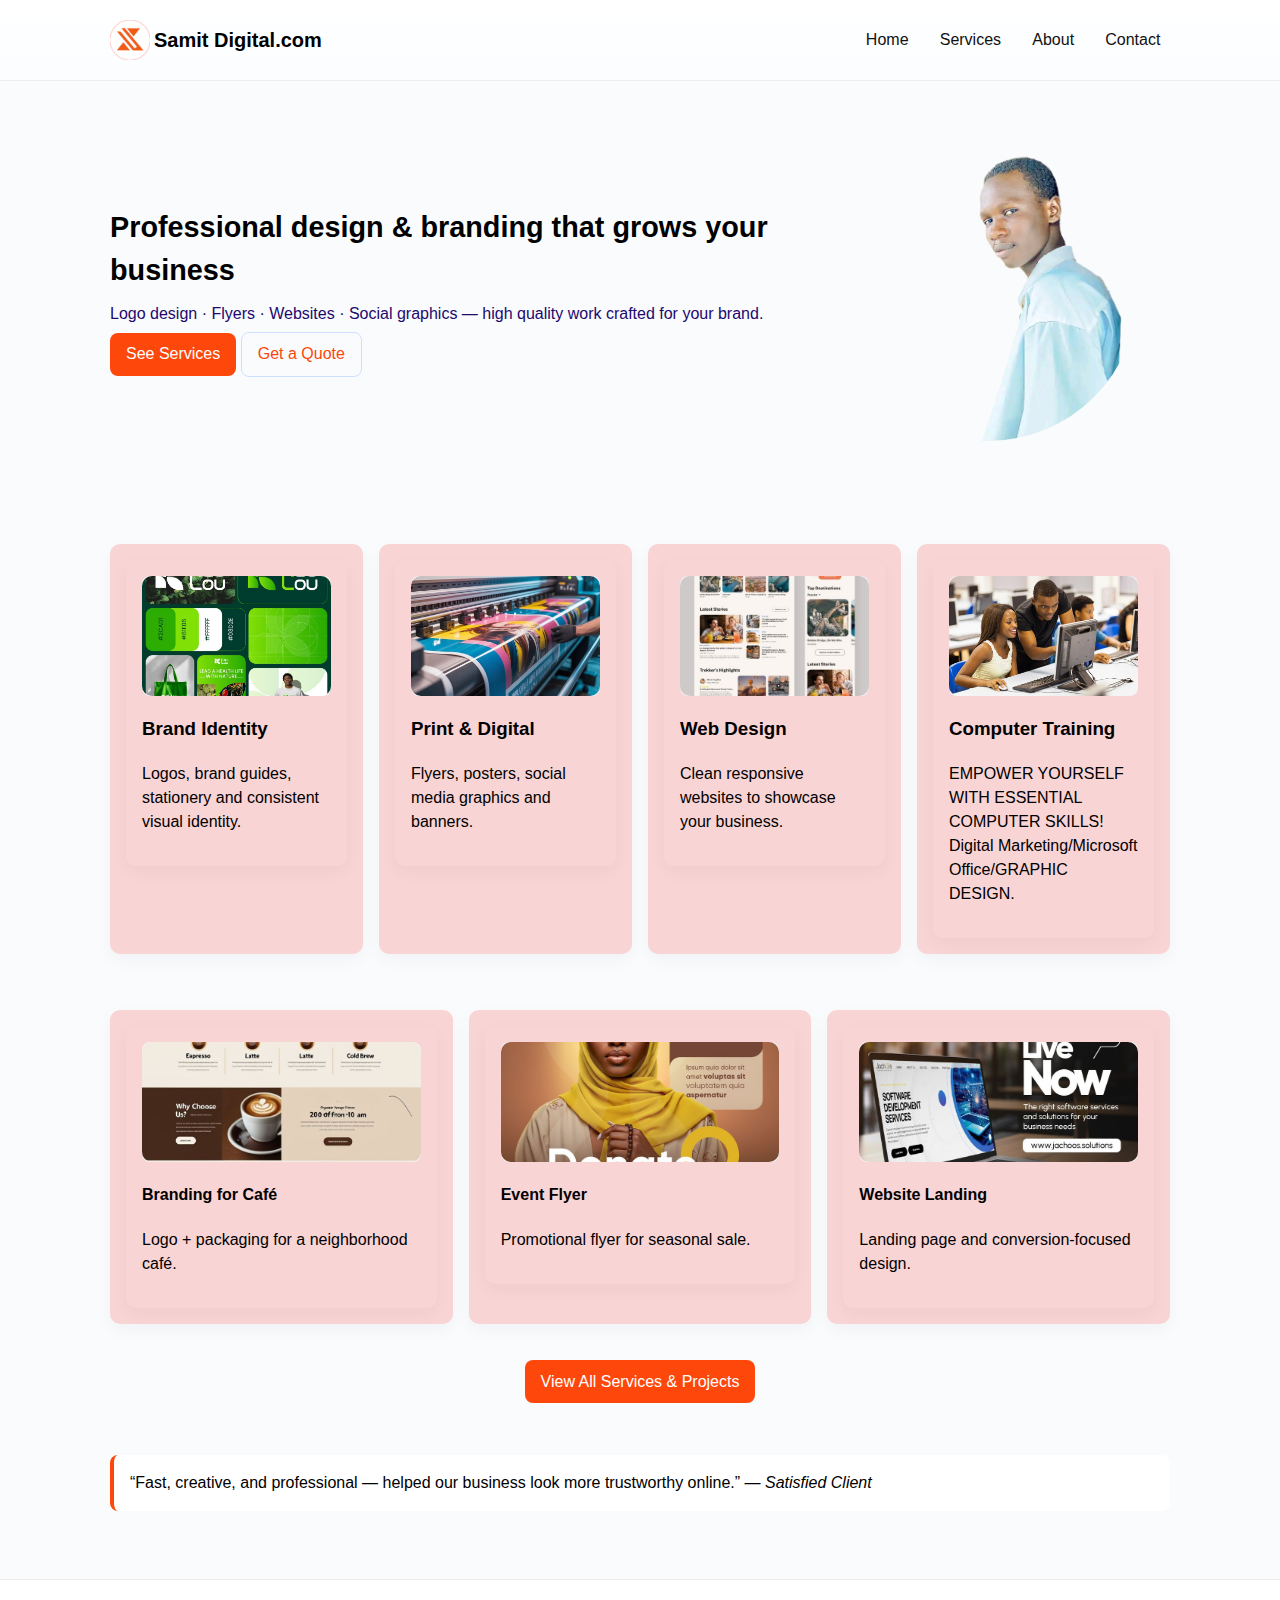
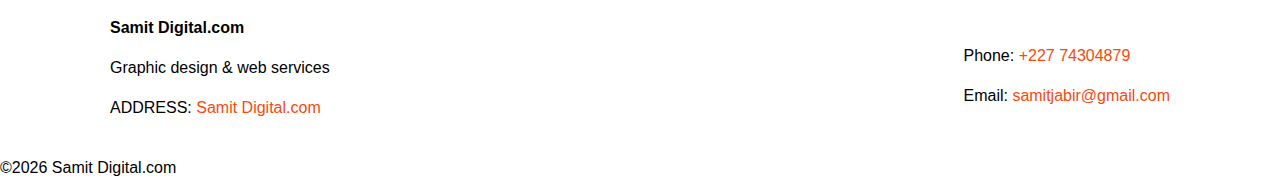
<file: index.html>
<!doctype html>
<html lang="en">
<head>
  <meta charset="utf-8" />
  <meta name="viewport" content="width=device-width,initial-scale=1" />
  <title>Samit Digital.com — Home</title>
  <link rel="stylesheet" href="assets/css/style.css">
</head>
<body>
  <header class="site-header">
    <div class="container header-inner">
      <div class="brand">
        <img src="20251214_012749.png" class="logo" alt="logo">
        <span class="company-name">Samit Digital.com</span>
      </div>
      <nav class="main-nav">
        <a href="index.html">Home</a>
        <a href="services.html">Services</a>
        <a href="about.html">About</a>
        <a href="contact.html">Contact</a>
       
      </nav>
      <button class="nav-toggle" aria-label="Toggle navigation">☰</button>
    </div>
  </header>

  <main>
    <section class="hero">
      <div class="container">
        <div class="hero-content">
          <h1>Professional design & branding that grows your business</h1>
          <p>Logo design · Flyers · Websites · Social graphics — high quality work crafted for your brand.</p>
          <p><a class="btn" href="services.html">See Services</a> <a class="btn ghost" href="contact.html">Get a Quote</a></p>
        </div>
        
        <div class="hero-image">
          
          <img src="1750598240032 copy.png" alt="hero-image"></div>
          <!-- Replace with real image -->
          <div class="image-placeholder"></div> 
      </div>
    </section>

    <section class="features container">
      <article>
        <div class="card">
          <div class="card-thumb">
            <img src="666dc7f1c5c902bb6afa635937d9aa8d.jpg">
          </div>
        <h3>Brand Identity</h3>
        <p>Logos, brand guides, stationery and consistent visual identity.</p>
      </article>
      <article>
        <div class="card">
          <div class="card-thumb">
            <img src="564d3e35f57bd6b2b2839a56857f8ca7.jpg"></div>
        <h3>Print & Digital</h3>
        <p>Flyers, posters, social media graphics and banners.</p>
      </article>
      <article>
        <div class="card">
          <div class="card-thumb">
            <img src="ec144f44b037c40d7b73f691fb5bd71f.jpg"></div>
        <h3>Web Design</h3>
        <p>Clean responsive websites to showcase your business.</p>
      </article>

      <article>
      <div class="card">
        <div class="card-thumb">
          <img src="fe9891bfe36acbb87794e53a43487f5d.jpg">
        </div>
      <h3>Computer Training</h3>
      <p>EMPOWER YOURSELF WITH ESSENTIAL COMPUTER SKILLS! Digital Marketing/Microsoft Office/GRAPHIC DESIGN.</p>
    </article>

    </section>

     


    <section class="features container">
      <article>
        <div class="card">
          <div class="card-thumb">
            <img src="1bef907a0a1af5edfffd7e027c487082.jpg">
          </div>
          <h4>Branding for Café</h4>
          <p>Logo + packaging for a neighborhood café.</p>

      </article>
      <article>
        <div class="card">
          <div class="card-thumb">
            <img src="77b711296634766b4324118892c272dd.jpg"></div>
            <h4>Event Flyer</h4>
            <p>Promotional flyer for seasonal sale.</p>
  
      </article>
      <article>
        <div class="card">
          <div class="card-thumb">
            <img src="e9e37e6295c900b15f0150949c7ecb68 (1).jpg"></div>
            <h4>Website Landing</h4>
            <p>Landing page and conversion-focused design.</p>
  
      </article>
    </section>

    

      <p class="center"><a class="btn" href="services.html">View All Services & Projects</a></p>
    </section>
    </article>
    

    <section class="testimonial container">
      <blockquote>
        “Fast, creative, and professional — helped our business look more trustworthy online.” 
        <cite>— Satisfied Client</cite>
      </blockquote>
    </section>
  </main>

  <footer class="site-footer">
    <div class="container footer-inner">
      <div>
        <strong>Samit Digital.com</strong>
        <p>Graphic design & web services</p>
        <p>ADDRESS: <a href="https://maps.goo.gl/Lavhr5Di75bodtFv8"> Samit Digital.com</a></p>
      </div>
      <div>
        <p>Phone: <a href="+227 74304879"> +227 74304879</a></p>
        <p>Email: <a href="mailto:samitjabir@gmail.com">samitjabir@gmail.com</a></p>
      </div>
    </div>
    <div class="copyright">©<span id="year"></span> Samit Digital.com</div>
  </footer>

  <script src="assets/js/main.js"></script>
</body>
</html>
</file>
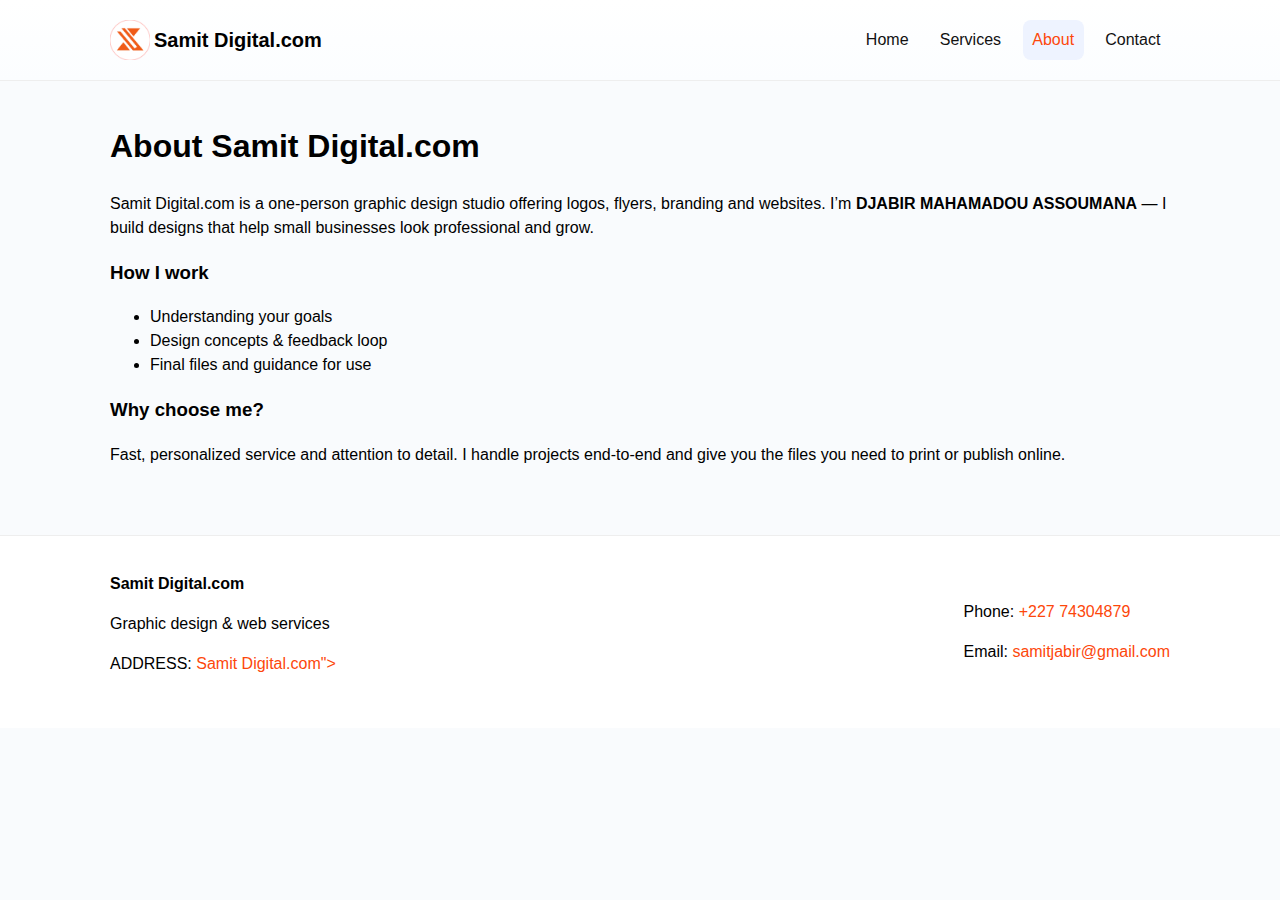
<file: about.html>
<!doctype html>
<html lang="en">
<head>
  <meta charset="utf-8"/>
  <meta name="viewport" content="width=device-width,initial-scale=1"/>
  <title>About — Samit Digital.com</title>
  <link rel="stylesheet" href="assets/css/style.css">
</head>
<body>
  <header class="site-header">
    <div class="container header-inner">
      <div class="brand">
        <img src="20251214_012749.png" class="logo" alt="logo">
        <span class="company-name">Samit Digital.com</span>
      </div>   <nav class="main-nav">
        <a href="index.html">Home</a>
        <a href="services.html">Services</a>
        <a class="active" href="about.html">About</a>
        <a href="contact.html">Contact</a>
        
      </nav>
      <button class="nav-toggle" aria-label="Toggle navigation">☰</button>
    </div>
  </header>

  <main class="container about-page">
    <section>
      <h1>About Samit Digital.com</h1>
      <p>Samit Digital.com is a one-person graphic design studio offering logos, flyers, branding and websites. I’m <strong>DJABIR MAHAMADOU ASSOUMANA</strong> —  I build designs that help small businesses look professional and grow.</p>

      <h3>How I work</h3>
      <ul>
        <li>Understanding your goals</li>
        <li>Design concepts & feedback loop</li>
        <li>Final files and guidance for use</li>
      </ul>

      <h3>Why choose me?</h3>
      <p>Fast, personalized service and attention to detail. I handle projects end-to-end and give you the files you need to print or publish online.</p>
    </section>
  </main>

  <footer class="site-footer">
    <div class="container footer-inner">
      <div><strong>Samit Digital.com</strong><p>Graphic design & web services</p>
        <p>ADDRESS: <a href="https://maps.goo.gl/Lavhr5Di75bodtFv8"> Samit Digital.com"></a></p>
      
      </div>
      <div>
        <p>Phone: <a href="+227 74304879"> +227 74304879</a></p>
        <p>Email: <a href="mailto:samitjabir@gmail.com">samitjabir@gmail.com</a></p>
      </div>
    </div>
  </footer>

  <script src="assets/js/main.js"></script>
</body>
</html>
</file>
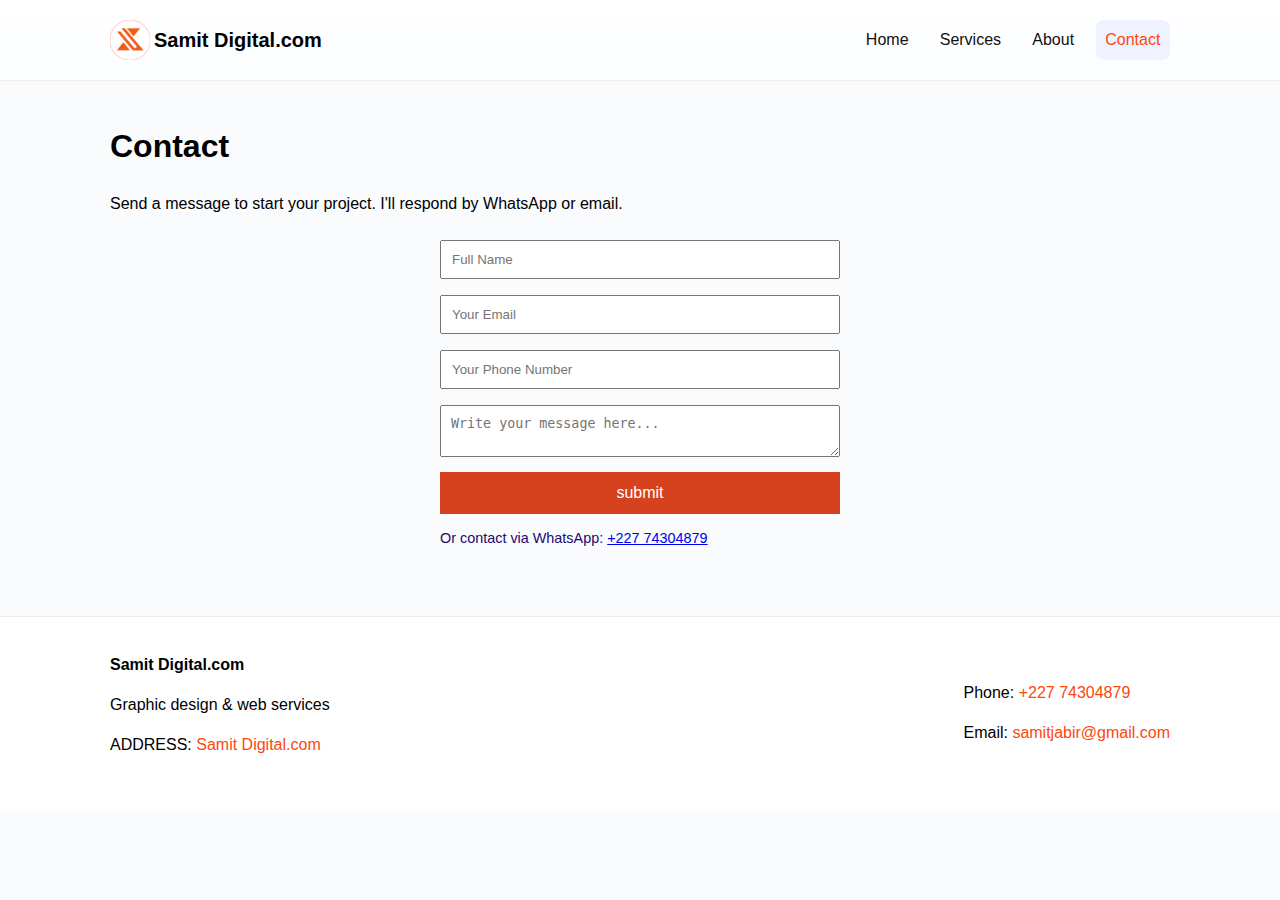
<file: contact.html>
<!doctype html>
<html lang="en">
<head>
  <meta charset="utf-8"/>
  <meta name="viewport" content="width=device-width,initial-scale=1"/>
  <title>Contact — Samit Digital.com</title>
  <link rel="stylesheet" href="assets/css/style.css">
    <!-- CSS LINK -->
    <link rel="stylesheet" href="assets/css/style.css">


</head>
<body>
  <header class="site-header">
    <div class="container header-inner">
      <div class="brand">
        <img src="20251214_012749.png" class="logo" alt="logo">
        <span class="company-name">Samit Digital.com</span>
      </div>   <nav class="main-nav">
        <a href="index.html">Home</a>
        <a href="services.html">Services</a>
        <a href="about.html">About</a>
        <a class="active" href="contact.html">Contact</a>
        
      </nav>
      <button class="nav-toggle" aria-label="Toggle navigation">☰</button>
    </div>
  </header>

  <main class="container contact-page">
    <section>
      <h1>Contact</h1>
      <p>Send a message to start your project. I'll respond by WhatsApp or email.</p>

      <form onsubmit="sendSMS(); return false;">
        <input type="text" id="name" placeholder="Full Name" required>
    
        <input type="email" id="email" placeholder="Your Email" required>
    
        <input type="tel" id="phone" placeholder="Your Phone Number" required>
    
        <textarea id="message" placeholder="Write your message here..." required></textarea>
    
        <button type="submit">submit</button>
    
        <p class="small">Or contact via WhatsApp: <a href="https://wa.me/22774304879" target="_blank">+227 74304879</a></p>
      </form>
    </section>
  </main>

  <footer class="site-footer">
    <div class="container footer-inner">
      <div><strong>Samit Digital.com</strong><p>Graphic design & web services</p>
      <p>
        ADDRESS: <a href="https://maps.goo.gl/Lavhr5Di75bodtFv8"> Samit Digital.com</a>
      </p></div>
      <div>

        

        <p>Phone: <a href="https://wa.me/22774304879"> +227 74304879</a></p>
        <p>Email: <a href="mailto:samitjabir@gmail.com">samitjabir@gmail.com</a></p>
    </div>
  </footer>

<!-- JAVASCRIPT LINK -->
<script src="assets/js/main.js"></script>



  <script src="assets/js/main.js"></script>
</body>
</html>
</file>
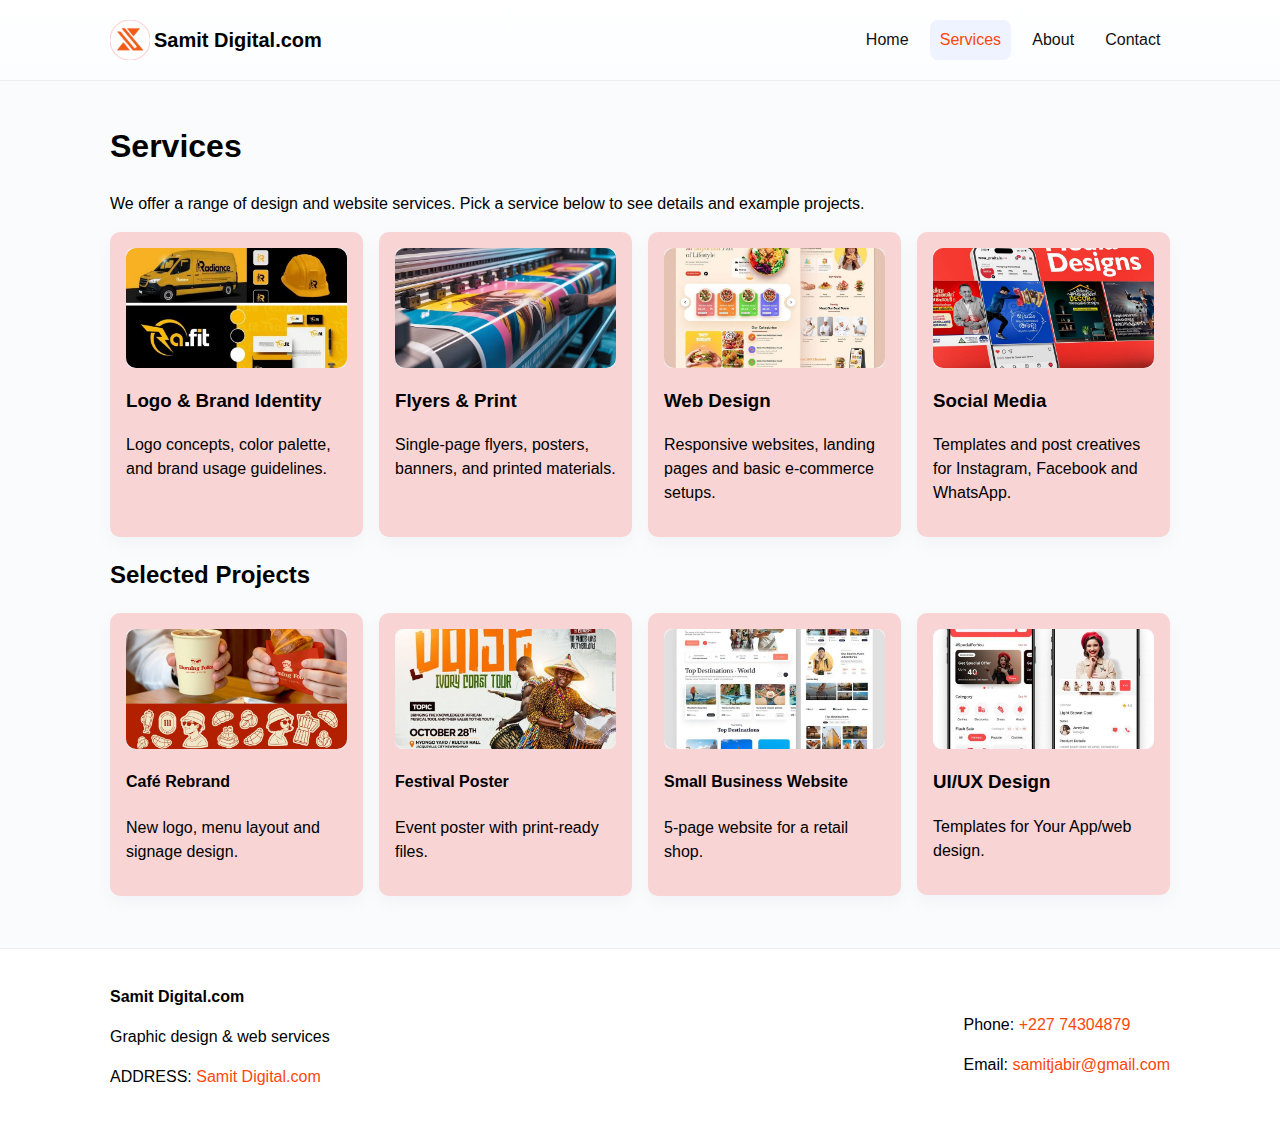
<file: services.html>
<!doctype html>
<html lang="en">
<head>
  <meta charset="utf-8"/>
  <meta name="viewport" content="width=device-width,initial-scale=1"/>
  <title>Services & Projects — Samit Digital.com</title>
  <link rel="stylesheet" href="assets/css/style.css">
</head>
<body>
  <header class="site-header">
    <div class="container header-inner">
      <div class="brand">
        <img src="20251214_012749.png" class="logo" alt="logo">
        <span class="company-name">Samit Digital.com</span>
      </div>  <nav class="main-nav">
        <a href="index.html">Home</a>
        <a class="active" href="services.html">Services</a>
        <a href="about.html">About</a>
        <a href="contact.html">Contact</a>
        
      </nav>
      <button class="nav-toggle" aria-label="Toggle navigation">☰</button>
    </div>
  </header>

  <main class="container">
    <section class="services-overview">
      
      <h1>Services</h1>
      <p>We offer a range of design and website services. Pick a service below to see details and example projects.</p>

      <div class="grid">
        <div class="service-card">
          <div class="card-thumb"><img src="5df661ba1b574bea4c674dd9bc516369.jpg"></div>
          <h3>Logo & Brand Identity</h3>
          <p>Logo concepts, color palette, and brand usage guidelines.</p>
        </div>
        <div class="service-card">
          <div class="card-thumb"><img src="564d3e35f57bd6b2b2839a56857f8ca7.jpg"></div>
          <h3>Flyers & Print</h3>
          <p>Single-page flyers, posters, banners, and printed materials.</p>
        </div>
        <div class="service-card">
          <div class="card-thumb"><img src="8a5d2f406c0883484542a516daac672c.jpg"></div>
          <h3>Web Design</h3>
          <p>Responsive websites, landing pages and basic e-commerce setups.</p>
        </div>
        <div class="service-card">
          <div class="card-thumb"><img src="67f08595a0a79bd69031b617abd376c0.jpg"></div>
          <h3>Social Media</h3>
          <p>Templates and post creatives for Instagram, Facebook and WhatsApp.</p>
        </div>
      </div>
    </section>

    <section class="projects">
      <h2>Selected Projects</h2>
      <div class="grid">
        <article class="project-card">
          <div class="card-thumb"><img src="8c18bbb3a96c7d3c285428199e006f02.jpg"></div>
          <h4>Café Rebrand</h4>
          <p>New logo, menu layout and signage design.</p>
        </article>
        <article class="project-card">
          <div class="card-thumb"><img src="2709efb4a247d88b7f3c61864f922813.jpg"></div>
          <h4>Festival Poster</h4>
          <p>Event poster with print-ready files.</p>
        </article>
        <article class="project-card">
          <div class="card-thumb">
            <img src="94d741c780904f6ed86d8cb210ec9698.jpg">
          </div>
          <h4>Small Business Website</h4>
          <p>5-page website for a retail shop.</p>
        </article>

        <article>
          <div class="card">
            <div class="card-thumb">
              <img src="ef24a528982579117ccc2e0d99153b12.jpg">
            </div>
          <h3>UI/UX Design</h3>
          <p>Templates for Your App/web design.</p>

      </div>
    </section>
  </main>

  <footer class="site-footer">
    <div class="container footer-inner">
      <div><strong>Samit Digital.com</strong><p>Graphic design & web services</p>
        <p>ADDRESS: <a href="https://maps.goo.gl/Lavhr5Di75bodtFv8"> Samit Digital.com</a></p></div>
      <div>
        <p>Phone: <a href="+227 74304879"> +227 74304879</a></p>
        <p>Email: <a href="mailto:samitjabir@gmail.com">samitjabir@gmail.com</a></p>
      </div>
    </div>
  </footer>

  <script src="assets/js/main.js"></script>
</body>
</html>
</file>
<file: assets/css/style.css>
/* Simple modern responsive CSS for the five-page site */
/* Save as assets/css/style.css */

:root{
    --maxw:1100px;
    --accent:#fd470b;
    --muted:#23086e;
    --bg:#f9fbfd;
    --card:#f9d4d4;
    --radius:12px;
    --gap:1.2rem;
    font-family:Inter, system-ui, -apple-system, "Segoe UI", Roboto, "Helvetica Neue", Arial;
  }
  
  *{box-sizing:border-box}
  html,body{height:100%}
  body{
    margin:0;
    background:var(--bg);
    color:#000000;
    line-height:1.5;
    -webkit-font-smoothing:antialiased;
  }
  
  .container{max-width:var(--maxw);margin:0 auto;padding:1.25rem;}
  
  /* Header */
  .site-header{background:linear-gradient(180deg,#fff, #fbfdff);border-bottom:1px solid #eee;position:sticky;top:0;z-index:40}
  .header-inner{display:flex;align-items:center;justify-content:space-between;gap:1rem}
  .logo{font-weight:700;text-decoration:none;color:var(--accent);font-size:1.15rem}
  .main-nav{display:flex;align-items:center;gap:0.75rem}
  .main-nav a{color:#111;text-decoration:none;padding:0.5rem 0.6rem;border-radius:8px}
  .main-nav a:hover{background:#f0f4ff}
  .main-nav a.active{background:#eef3ff;color:var(--accent)}
  .btn{display:inline-block;padding:0.6rem 1rem;border-radius:8px;background:var(--accent);color:#fff;text-decoration:none;border:none;cursor:pointer}
  .btn.ghost{background:transparent;border:1px solid #cfe0ff;color:var(--accent)}
  .btn.small{padding:0.35rem 0.6rem;font-size:.9rem}
  .nav-toggle{display:none;background:none;border:none;font-size:1.2rem}
  
  /* Hero */
  .hero{padding:2.5rem 0}
  .hero .container{display:flex;gap:2rem;align-items:center;flex-wrap:wrap}
  .hero-content{flex:1 1 420px}
  .hero-content h1{font-size:1.8rem;margin:0 0 .6rem}
  .hero-content p{color:var(--muted);margin:.4rem 0}
  .hero-image{flex:0 0 320px}
  .image-placeholder{height:180px;border-radius:12px;background:linear-gradient(135deg,#e6f0ff,#f6f9ff);display:flex;align-items:center;justify-content:center;color:#9aa;}
  
  /* Features */
  .features{display:grid;grid-template-columns:repeat(auto-fit,minmax(200px,1fr));gap:1rem;margin-top:1rem}
  .features article{background:var(--card);padding:1rem;border-radius:10px;box-shadow:0 6px 18px rgba(22,22,40,0.04)}
  
  /* Projects grid */
  .projects .grid,.services-overview .grid{display:grid;grid-template-columns:repeat(auto-fit,minmax(220px,1fr));gap:1rem;margin-top:1rem}
  .card,.service-card,.project-card{background:var(--card);padding:1rem;border-radius:10px;box-shadow:0 6px 18px rgba(22,22,40,0.04)}
  .card-thumb,.project-card .card-thumb{height:120px;border-radius:8px;background:#f1f5f9;margin-bottom:.6rem;display:flex;align-items:center;justify-content:center;color:#9aa}
  
  /* Testimonial */
  .testimonial blockquote{background:#fff;padding:1rem;border-left:4px solid var(--accent);border-radius:8px;margin:1rem 0;}
  
  /* Auth & Forms */
  .auth-page{display:flex;align-items:center;justify-content:center;padding:2rem}
  .auth-card{width:100%;max-width:520px;background:var(--card);padding:1.25rem;border-radius:12px;box-shadow:0 8px 28px rgba(22,22,40,0.06)}
  .auth-tabs{display:flex;border-bottom:1px solid #eee;margin-bottom:1rem}
  .auth-tabs button{flex:1;padding:.7rem;background:none;border:none;cursor:pointer;border-radius:8px}
  .auth-tabs button.active{background:#f5f8ff;color:var(--accent)}
  .auth-form label{display:block;margin-bottom:0.6rem}
  .auth-form input,.contact-form input,.contact-form textarea{width:100%;padding:.6rem;border:1px solid #e6e9ee;border-radius:8px}
  .hidden{display:none}
  .small{font-size:.9rem;color:var(--muted)}
  .center{text-align:center}
  
  /* Footer */
  .site-footer{background:#fff;border-top:1px solid #eee;padding:1rem 0;margin-top:2rem}
  .footer-inner{display:flex;justify-content:space-between;align-items:center}
  .site-footer a{color:var(--accent);text-decoration:none}
  copyright{text-align:center}
  
  /* Responsive */
  @media (max-width:820px){
    .header-inner{flex-wrap:wrap}
    .main-nav{display:none;width:100%;gap:0.5rem}
    .nav-toggle{display:block}
    .hero-image{flex-basis:100%}
    .footer-inner{flex-direction:column;gap:.5rem}
  }
  
  /* small touches */
  a{transition:all .15s ease}
.logo img {
    height: 50;
}

.hero-image img {
  width: 100%;
  height: 300px; /* you can change */
  object-fit: cover;
  border-radius: 400px;
}

.card-thumb img {
  width: 100%;
  height: 100%;
  object-fit: cover;
  border-radius: 10px;
}


.logo img{
  height: 30px;
}


.company-name {
  margin-left: 4px;      /* move text closer */
}

.brand {
  display: flex;
  align-items: center;
  gap: 2;
}

.logo {
  width: 45;
  height: auto;
  display: block;
}

.company-name {
  font-size: 20px;
  font-weight: bold;
  margin: 0;
  padding: 0;
  line-height: 1;
}



/* LOGO SIZE CONTROL */
.logo{
  width: 35px;      /* SMALL SIZE (tey 28px-40px) */
  height: auto;     /* keeps logo shape */
  display: block;

}

/* BRAND ALIGNMENT */
.brand{
  display: flex;
  align-items: center;
  gap: 4px;          /* small space between logo & text */
}

/* COMPANY NAME */
.company-name{
  font-size: 18px;
  font-weight: bold;
  line-height: 1;
  margin: 0;
}

/* 📱 Mobile phones */
@media (max-width: 600px) {
  body {
      font-size: 14px;
  }

  .logo {
      width: 26px;
  }

  .company-name {
      font-size: 16px;
  }
}

/* 📱 Tablets */
@media (max-width: 992px) {
  .logo {
      width: 32px;
  }

  .company-name {
      font-size: 18px;
  }
}

/* 💻 PC / Desktop */
@media (min-width: 993px) {
  .logo {
      width: 40px;
  }

  .company-name {
      font-size: 20px;
  }
}













body {
  font-family: Arial, sans-serif;
}

form {
  max-width: 400px;
  margin: auto;
}

input, textarea {
  width: 100%;
  padding: 10px;
  margin: 8px 0;
}

button {
  width: 100%;
  padding: 12px;
  background-color: rgb(214, 66, 29);
  color: white;
  border: none;
  font-size: 16px;
  cursor: pointer;
}
</file>
